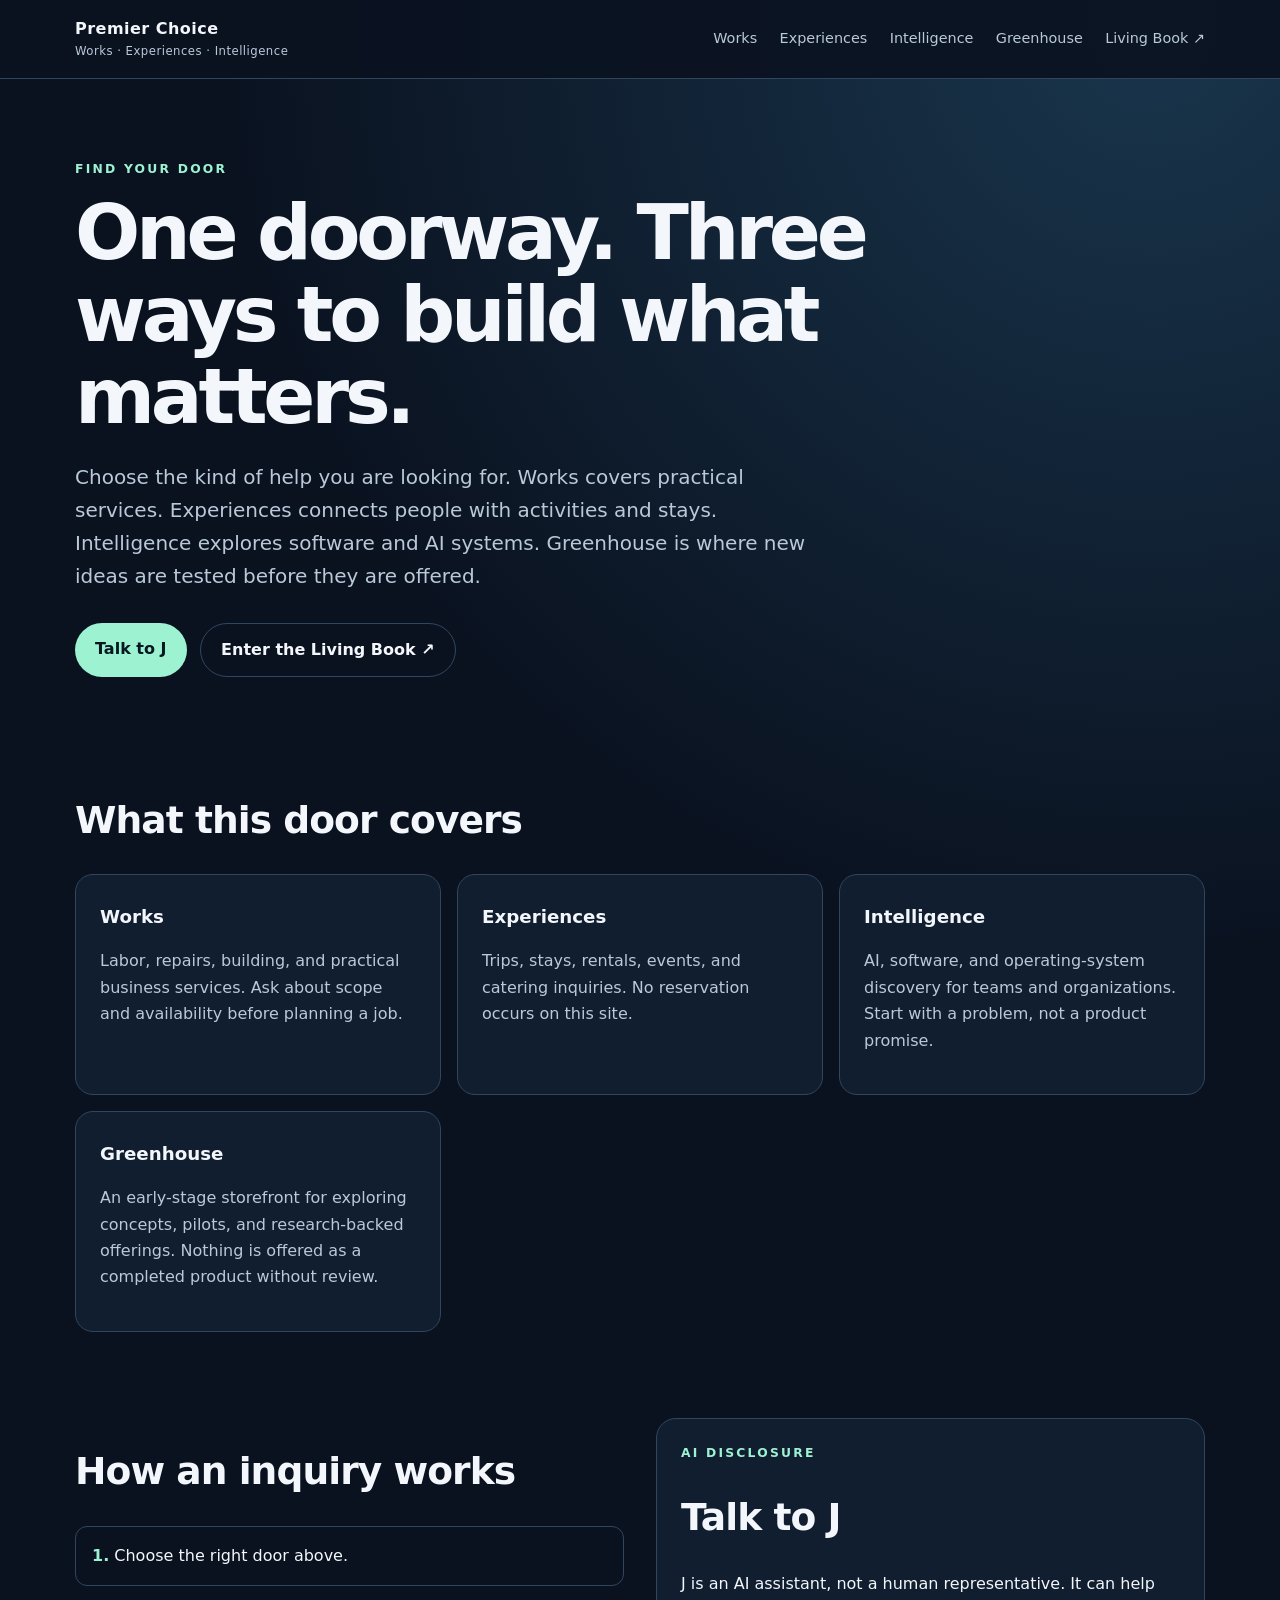
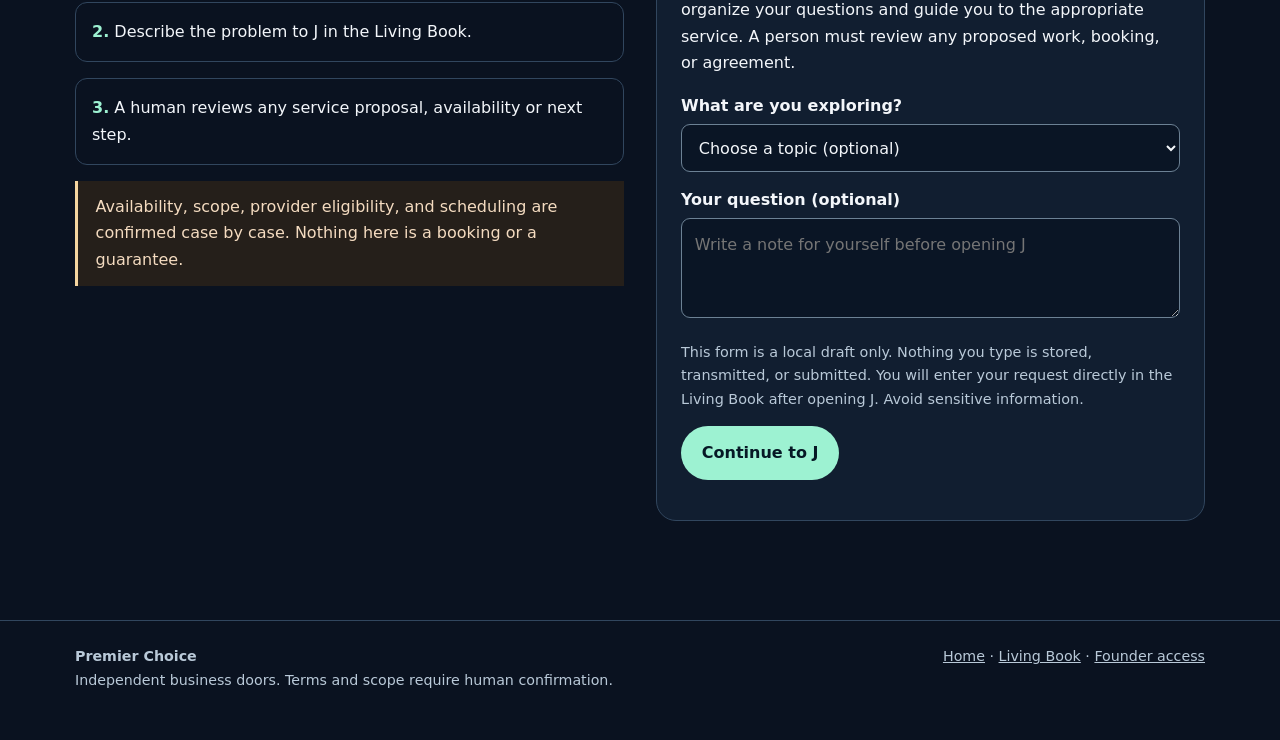
<file: index.html>
<!DOCTYPE html><html lang="en"><head><meta charset="utf-8"><meta name="viewport" content="width=device-width,initial-scale=1"><meta name="theme-color" content="#0a1220"><meta name="description" content="Choose the kind of help you are looking for. Works covers practical services. Experiences connects people with activities and stays. Intelligence explores software and AI systems. Greenhouse is where new ideas are tested before they are offered."><title>One doorway. Three ways to build what matters. | Premier Choice</title><link rel="stylesheet" href="assets/site.css"><script defer src="assets/site.js"></script></head><body><a class="skip" href="#main">Skip to content</a><header class="header"><div class="wrap header-inner"><a class="brand" href="index.html">Premier Choice <small>Works · Experiences · Intelligence</small></a><nav aria-label="Primary"><a href="works/">Works</a><a href="experiences/">Experiences</a><a href="intelligence/">Intelligence</a><a href="greenhouse/">Greenhouse</a><a href="https://public-front-door-production.up.railway.app/my-book">Living Book ↗</a></nav></div></header><main id="main"><section class="wrap hero"><div class="eyebrow">Find your door</div><h1>One doorway. Three ways to build what matters.</h1><p class="lead">Choose the kind of help you are looking for. Works covers practical services. Experiences connects people with activities and stays. Intelligence explores software and AI systems. Greenhouse is where new ideas are tested before they are offered.</p><div class="buttons"><a class="button" href="#talk">Talk to J</a><a class="button alt" href="https://public-front-door-production.up.railway.app/my-book">Enter the Living Book ↗</a></div></section><section class="wrap section" aria-labelledby="what"><h2 id="what">What this door covers</h2><div class="grid"><article class="card"><h3>Works</h3><p>Labor, repairs, building, and practical business services. Ask about scope and availability before planning a job.</p></article><article class="card"><h3>Experiences</h3><p>Trips, stays, rentals, events, and catering inquiries. No reservation occurs on this site.</p></article><article class="card"><h3>Intelligence</h3><p>AI, software, and operating-system discovery for teams and organizations. Start with a problem, not a product promise.</p></article><article class="card"><h3>Greenhouse</h3><p>An early-stage storefront for exploring concepts, pilots, and research-backed offerings. Nothing is offered as a completed product without review.</p></article></div></section><section class="wrap section two"><div><h2>How an inquiry works</h2><ol class="steps"><li><b>1.</b> Choose the right door above.</li><li><b>2.</b> Describe the problem to J in the Living Book.</li><li><b>3.</b> A human reviews any service proposal, availability or next step.</li></ol><p class="note">Availability, scope, provider eligibility, and scheduling are confirmed case by case. Nothing here is a booking or a guarantee.</p></div><div id="talk" class="intake"><div class="eyebrow">AI disclosure</div><h2>Talk to J</h2><p>J is an AI assistant, not a human representative. It can help organize your questions and guide you to the appropriate service. A person must review any proposed work, booking, or agreement.</p><form data-j-handoff><div class="field"><label for="topic">What are you exploring?</label><select id="topic" name="topic"><option value="">Choose a topic (optional)</option><option>General inquiry</option><option>Something else</option></select></div><div class="field"><label for="message">Your question (optional)</label><textarea id="message" name="message" maxlength="1500" placeholder="Write a note for yourself before opening J"></textarea></div><p class="status">This form is a local draft only. Nothing you type is stored, transmitted, or submitted. You will enter your request directly in the Living Book after opening J. Avoid sensitive information.</p><button type="submit">Continue to J</button><p role="status" aria-live="polite"></p></form></div></section></main><footer class="foot"><div class="wrap foot-inner"><div><b>Premier Choice</b><div>Independent business doors. Terms and scope require human confirmation.</div></div><div><a href="index.html">Home</a> · <a href="https://public-front-door-production.up.railway.app/my-book">Living Book</a> · <a href="founders/">Founder access</a></div></div></footer></body></html>
</file>
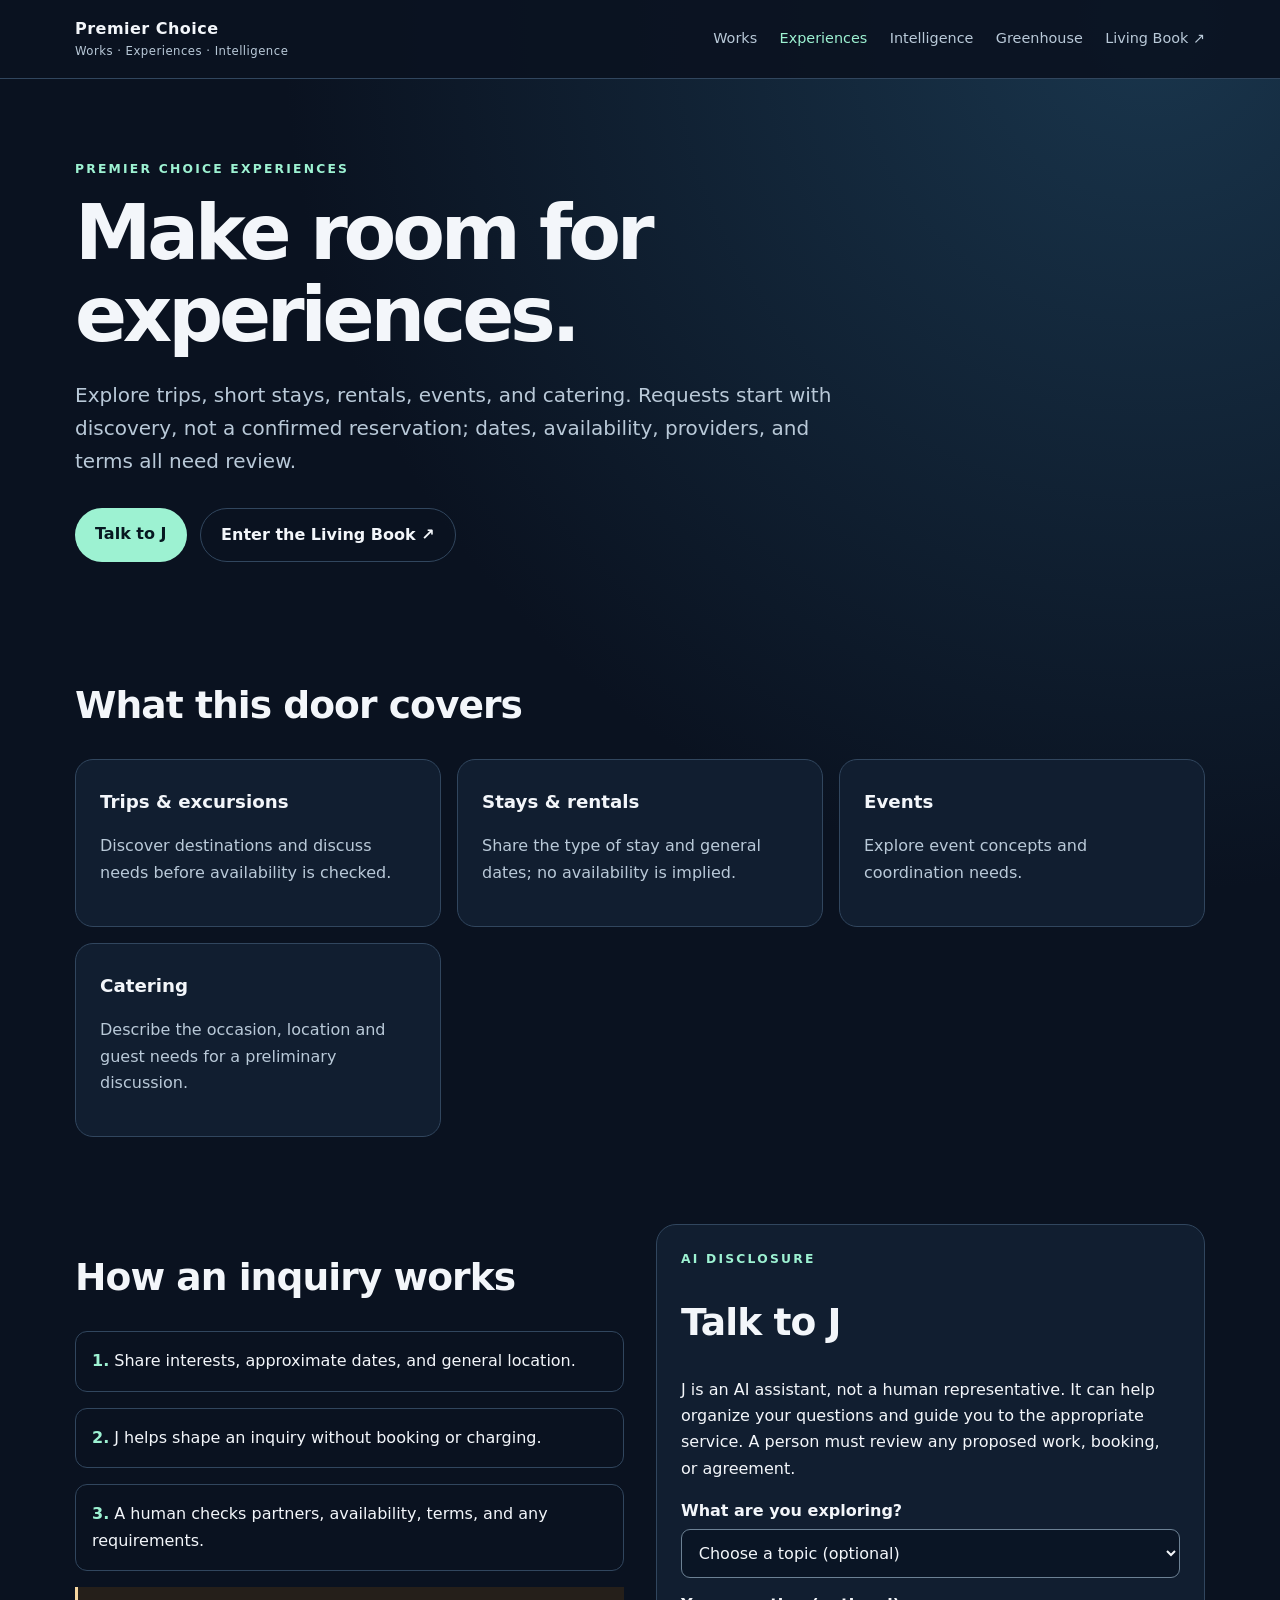
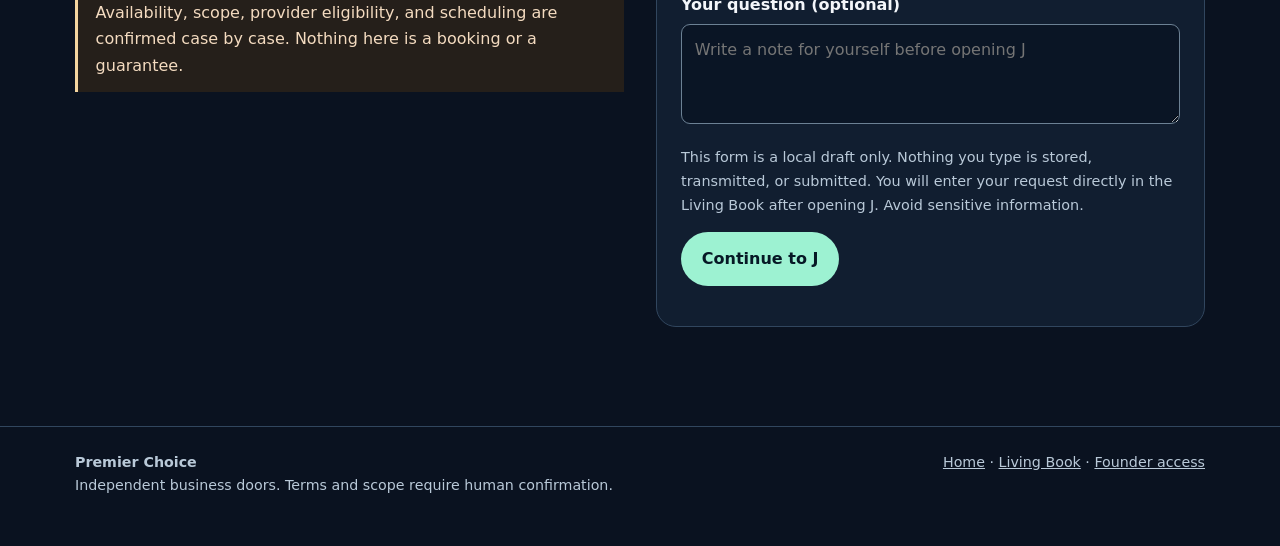
<file: experiences/index.html>
<!DOCTYPE html><html lang="en"><head><meta charset="utf-8"><meta name="viewport" content="width=device-width,initial-scale=1"><meta name="theme-color" content="#0a1220"><meta name="description" content="Explore trips, short stays, rentals, events, and catering. Requests start with discovery, not a confirmed reservation; dates, availability, providers, and terms all need review."><title>Make room for experiences. | Premier Choice</title><link rel="stylesheet" href="../assets/site.css"><script defer src="../assets/site.js"></script></head><body><a class="skip" href="#main">Skip to content</a><header class="header"><div class="wrap header-inner"><a class="brand" href="../index.html">Premier Choice <small>Works · Experiences · Intelligence</small></a><nav aria-label="Primary"><a href="../works/">Works</a><a href="../experiences/" aria-current="page">Experiences</a><a href="../intelligence/">Intelligence</a><a href="../greenhouse/">Greenhouse</a><a href="https://public-front-door-production.up.railway.app/my-book">Living Book ↗</a></nav></div></header><main id="main"><section class="wrap hero"><div class="eyebrow">Premier Choice Experiences</div><h1>Make room for experiences.</h1><p class="lead">Explore trips, short stays, rentals, events, and catering. Requests start with discovery, not a confirmed reservation; dates, availability, providers, and terms all need review.</p><div class="buttons"><a class="button" href="#talk">Talk to J</a><a class="button alt" href="https://public-front-door-production.up.railway.app/my-book">Enter the Living Book ↗</a></div></section><section class="wrap section" aria-labelledby="what"><h2 id="what">What this door covers</h2><div class="grid"><article class="card"><h3>Trips &amp; excursions</h3><p>Discover destinations and discuss needs before availability is checked.</p></article><article class="card"><h3>Stays &amp; rentals</h3><p>Share the type of stay and general dates; no availability is implied.</p></article><article class="card"><h3>Events</h3><p>Explore event concepts and coordination needs.</p></article><article class="card"><h3>Catering</h3><p>Describe the occasion, location and guest needs for a preliminary discussion.</p></article></div></section><section class="wrap section two"><div><h2>How an inquiry works</h2><ol class="steps"><li><b>1.</b> Share interests, approximate dates, and general location.</li><li><b>2.</b> J helps shape an inquiry without booking or charging.</li><li><b>3.</b> A human checks partners, availability, terms, and any requirements.</li></ol><p class="note">Availability, scope, provider eligibility, and scheduling are confirmed case by case. Nothing here is a booking or a guarantee.</p></div><div id="talk" class="intake"><div class="eyebrow">AI disclosure</div><h2>Talk to J</h2><p>J is an AI assistant, not a human representative. It can help organize your questions and guide you to the appropriate service. A person must review any proposed work, booking, or agreement.</p><form data-j-handoff><div class="field"><label for="topic">What are you exploring?</label><select id="topic" name="topic"><option value="">Choose a topic (optional)</option><option>Trip, stay, rental, event or catering</option><option>Something else</option></select></div><div class="field"><label for="message">Your question (optional)</label><textarea id="message" name="message" maxlength="1500" placeholder="Write a note for yourself before opening J"></textarea></div><p class="status">This form is a local draft only. Nothing you type is stored, transmitted, or submitted. You will enter your request directly in the Living Book after opening J. Avoid sensitive information.</p><button type="submit">Continue to J</button><p role="status" aria-live="polite"></p></form></div></section></main><footer class="foot"><div class="wrap foot-inner"><div><b>Premier Choice</b><div>Independent business doors. Terms and scope require human confirmation.</div></div><div><a href="../index.html">Home</a> · <a href="https://public-front-door-production.up.railway.app/my-book">Living Book</a> · <a href="../founders/">Founder access</a></div></div></footer></body></html>
</file>
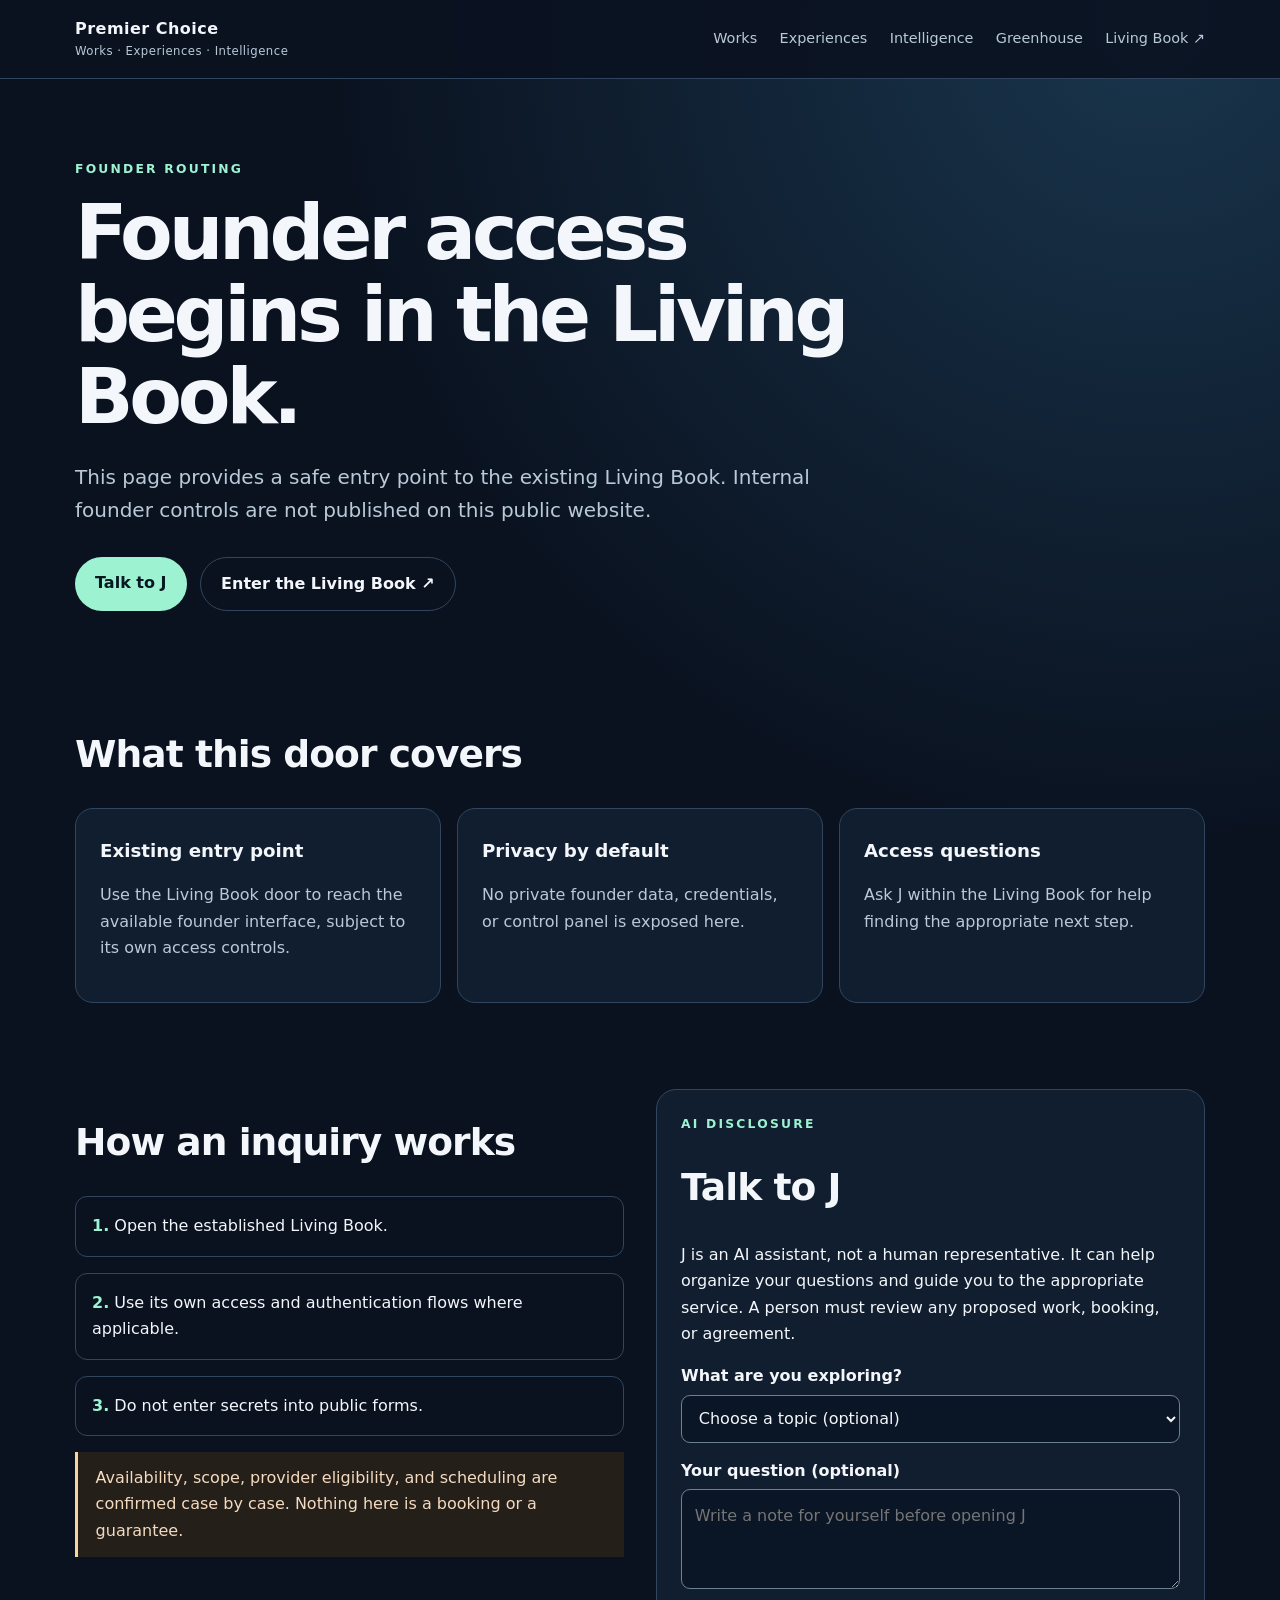
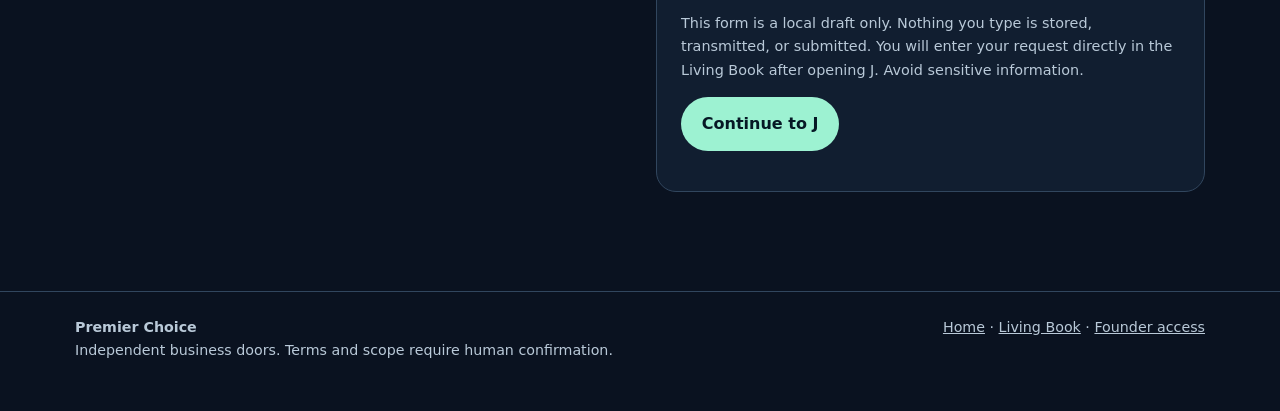
<file: founders/index.html>
<!DOCTYPE html><html lang="en"><head><meta charset="utf-8"><meta name="viewport" content="width=device-width,initial-scale=1"><meta name="theme-color" content="#0a1220"><meta name="description" content="This page provides a safe entry point to the existing Living Book. Internal founder controls are not published on this public website."><title>Founder access begins in the Living Book. | Premier Choice</title><link rel="stylesheet" href="../assets/site.css"><script defer src="../assets/site.js"></script></head><body><a class="skip" href="#main">Skip to content</a><header class="header"><div class="wrap header-inner"><a class="brand" href="../index.html">Premier Choice <small>Works · Experiences · Intelligence</small></a><nav aria-label="Primary"><a href="../works/">Works</a><a href="../experiences/">Experiences</a><a href="../intelligence/">Intelligence</a><a href="../greenhouse/">Greenhouse</a><a href="https://public-front-door-production.up.railway.app/my-book">Living Book ↗</a></nav></div></header><main id="main"><section class="wrap hero"><div class="eyebrow">Founder routing</div><h1>Founder access begins in the Living Book.</h1><p class="lead">This page provides a safe entry point to the existing Living Book. Internal founder controls are not published on this public website.</p><div class="buttons"><a class="button" href="#talk">Talk to J</a><a class="button alt" href="https://public-front-door-production.up.railway.app/my-book">Enter the Living Book ↗</a></div></section><section class="wrap section" aria-labelledby="what"><h2 id="what">What this door covers</h2><div class="grid"><article class="card"><h3>Existing entry point</h3><p>Use the Living Book door to reach the available founder interface, subject to its own access controls.</p></article><article class="card"><h3>Privacy by default</h3><p>No private founder data, credentials, or control panel is exposed here.</p></article><article class="card"><h3>Access questions</h3><p>Ask J within the Living Book for help finding the appropriate next step.</p></article></div></section><section class="wrap section two"><div><h2>How an inquiry works</h2><ol class="steps"><li><b>1.</b> Open the established Living Book.</li><li><b>2.</b> Use its own access and authentication flows where applicable.</li><li><b>3.</b> Do not enter secrets into public forms.</li></ol><p class="note">Availability, scope, provider eligibility, and scheduling are confirmed case by case. Nothing here is a booking or a guarantee.</p></div><div id="talk" class="intake"><div class="eyebrow">AI disclosure</div><h2>Talk to J</h2><p>J is an AI assistant, not a human representative. It can help organize your questions and guide you to the appropriate service. A person must review any proposed work, booking, or agreement.</p><form data-j-handoff><div class="field"><label for="topic">What are you exploring?</label><select id="topic" name="topic"><option value="">Choose a topic (optional)</option><option>Founder access</option><option>Something else</option></select></div><div class="field"><label for="message">Your question (optional)</label><textarea id="message" name="message" maxlength="1500" placeholder="Write a note for yourself before opening J"></textarea></div><p class="status">This form is a local draft only. Nothing you type is stored, transmitted, or submitted. You will enter your request directly in the Living Book after opening J. Avoid sensitive information.</p><button type="submit">Continue to J</button><p role="status" aria-live="polite"></p></form></div></section></main><footer class="foot"><div class="wrap foot-inner"><div><b>Premier Choice</b><div>Independent business doors. Terms and scope require human confirmation.</div></div><div><a href="../index.html">Home</a> · <a href="https://public-front-door-production.up.railway.app/my-book">Living Book</a> · <a href="../founders/">Founder access</a></div></div></footer></body></html>
</file>
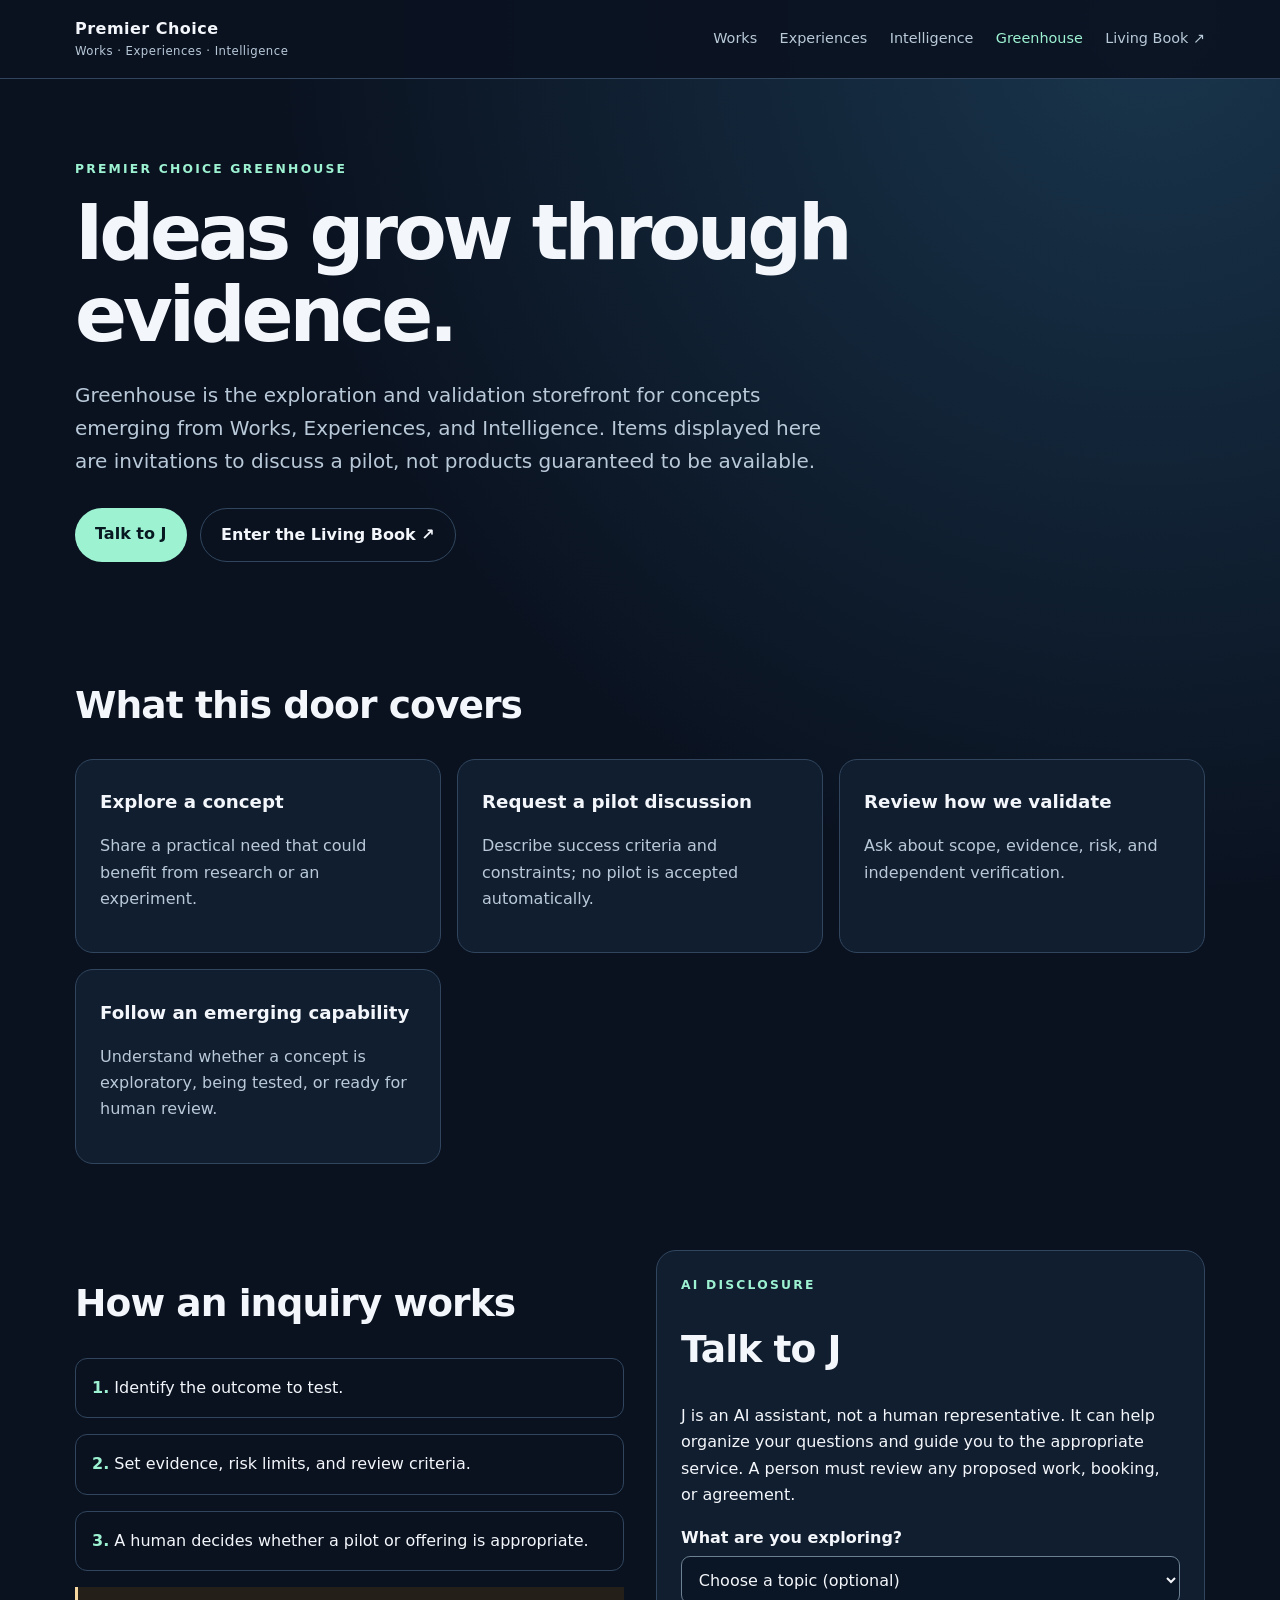
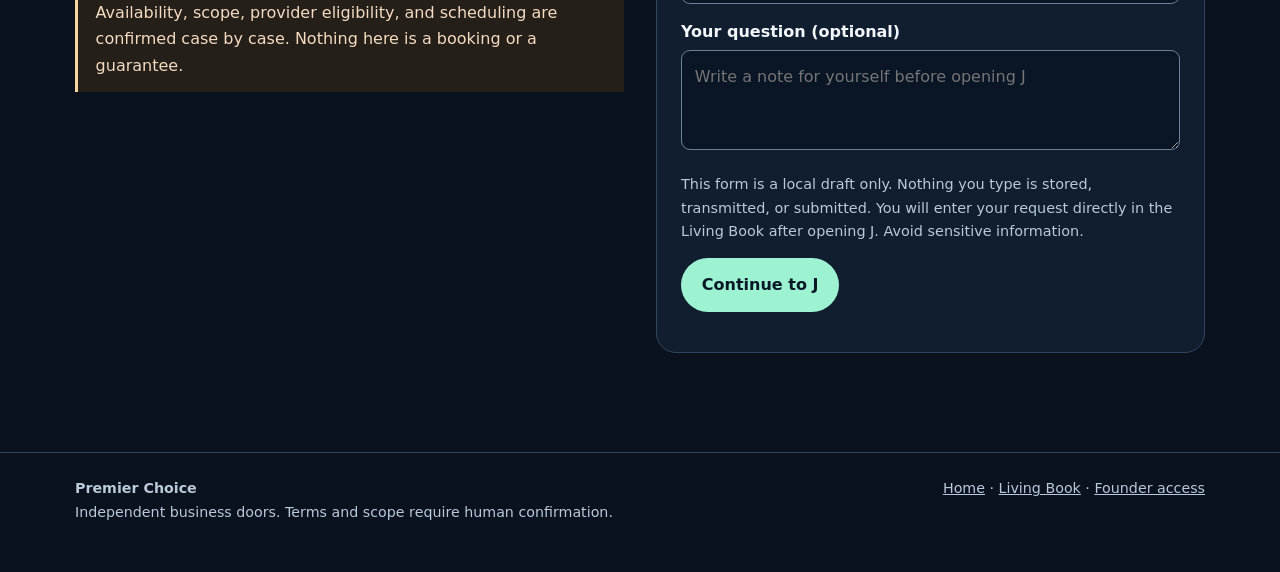
<file: greenhouse/index.html>
<!DOCTYPE html><html lang="en"><head><meta charset="utf-8"><meta name="viewport" content="width=device-width,initial-scale=1"><meta name="theme-color" content="#0a1220"><meta name="description" content="Greenhouse is the exploration and validation storefront for concepts emerging from Works, Experiences, and Intelligence. Items displayed here are invitations to discuss a pilot, not products guaranteed to be available."><title>Ideas grow through evidence. | Premier Choice</title><link rel="stylesheet" href="../assets/site.css"><script defer src="../assets/site.js"></script></head><body><a class="skip" href="#main">Skip to content</a><header class="header"><div class="wrap header-inner"><a class="brand" href="../index.html">Premier Choice <small>Works · Experiences · Intelligence</small></a><nav aria-label="Primary"><a href="../works/">Works</a><a href="../experiences/">Experiences</a><a href="../intelligence/">Intelligence</a><a href="../greenhouse/" aria-current="page">Greenhouse</a><a href="https://public-front-door-production.up.railway.app/my-book">Living Book ↗</a></nav></div></header><main id="main"><section class="wrap hero"><div class="eyebrow">Premier Choice Greenhouse</div><h1>Ideas grow through evidence.</h1><p class="lead">Greenhouse is the exploration and validation storefront for concepts emerging from Works, Experiences, and Intelligence. Items displayed here are invitations to discuss a pilot, not products guaranteed to be available.</p><div class="buttons"><a class="button" href="#talk">Talk to J</a><a class="button alt" href="https://public-front-door-production.up.railway.app/my-book">Enter the Living Book ↗</a></div></section><section class="wrap section" aria-labelledby="what"><h2 id="what">What this door covers</h2><div class="grid"><article class="card"><h3>Explore a concept</h3><p>Share a practical need that could benefit from research or an experiment.</p></article><article class="card"><h3>Request a pilot discussion</h3><p>Describe success criteria and constraints; no pilot is accepted automatically.</p></article><article class="card"><h3>Review how we validate</h3><p>Ask about scope, evidence, risk, and independent verification.</p></article><article class="card"><h3>Follow an emerging capability</h3><p>Understand whether a concept is exploratory, being tested, or ready for human review.</p></article></div></section><section class="wrap section two"><div><h2>How an inquiry works</h2><ol class="steps"><li><b>1.</b> Identify the outcome to test.</li><li><b>2.</b> Set evidence, risk limits, and review criteria.</li><li><b>3.</b> A human decides whether a pilot or offering is appropriate.</li></ol><p class="note">Availability, scope, provider eligibility, and scheduling are confirmed case by case. Nothing here is a booking or a guarantee.</p></div><div id="talk" class="intake"><div class="eyebrow">AI disclosure</div><h2>Talk to J</h2><p>J is an AI assistant, not a human representative. It can help organize your questions and guide you to the appropriate service. A person must review any proposed work, booking, or agreement.</p><form data-j-handoff><div class="field"><label for="topic">What are you exploring?</label><select id="topic" name="topic"><option value="">Choose a topic (optional)</option><option>Greenhouse concept or pilot</option><option>Something else</option></select></div><div class="field"><label for="message">Your question (optional)</label><textarea id="message" name="message" maxlength="1500" placeholder="Write a note for yourself before opening J"></textarea></div><p class="status">This form is a local draft only. Nothing you type is stored, transmitted, or submitted. You will enter your request directly in the Living Book after opening J. Avoid sensitive information.</p><button type="submit">Continue to J</button><p role="status" aria-live="polite"></p></form></div></section></main><footer class="foot"><div class="wrap foot-inner"><div><b>Premier Choice</b><div>Independent business doors. Terms and scope require human confirmation.</div></div><div><a href="../index.html">Home</a> · <a href="https://public-front-door-production.up.railway.app/my-book">Living Book</a> · <a href="../founders/">Founder access</a></div></div></footer></body></html>
</file>
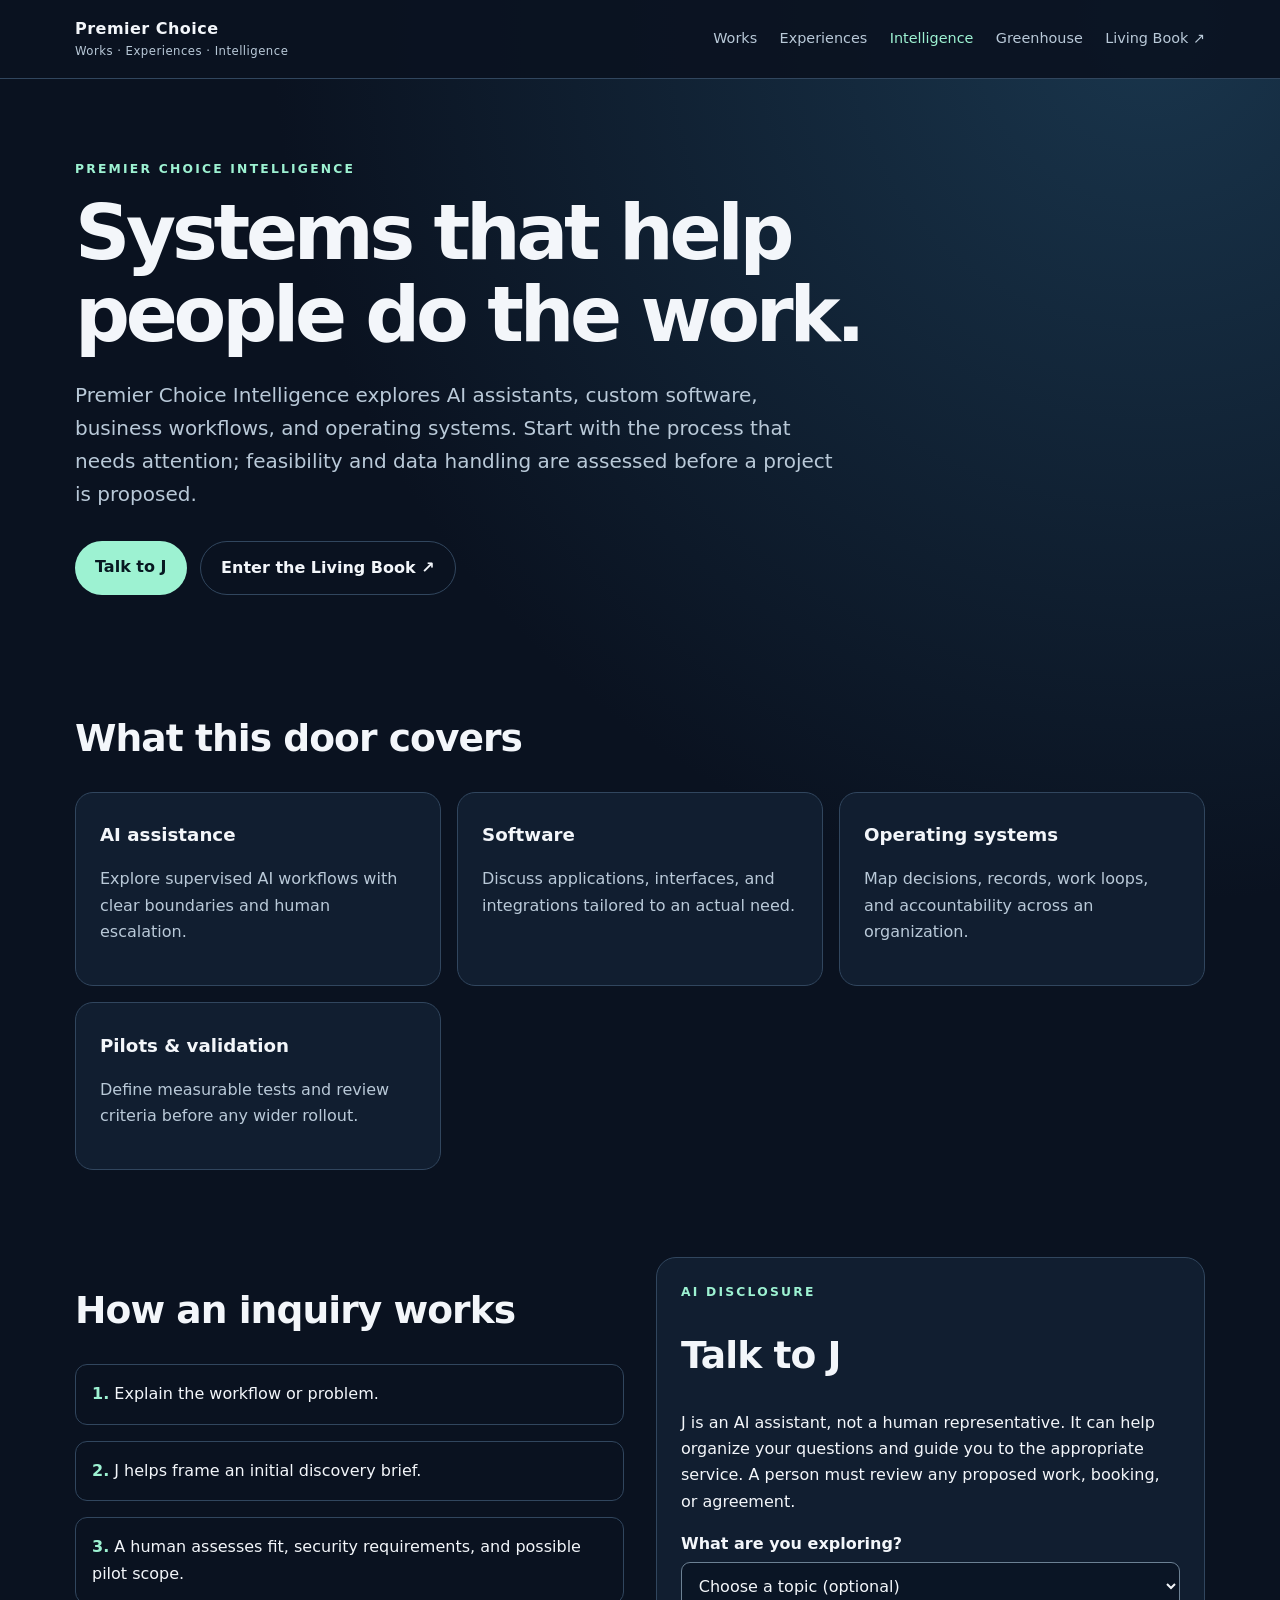
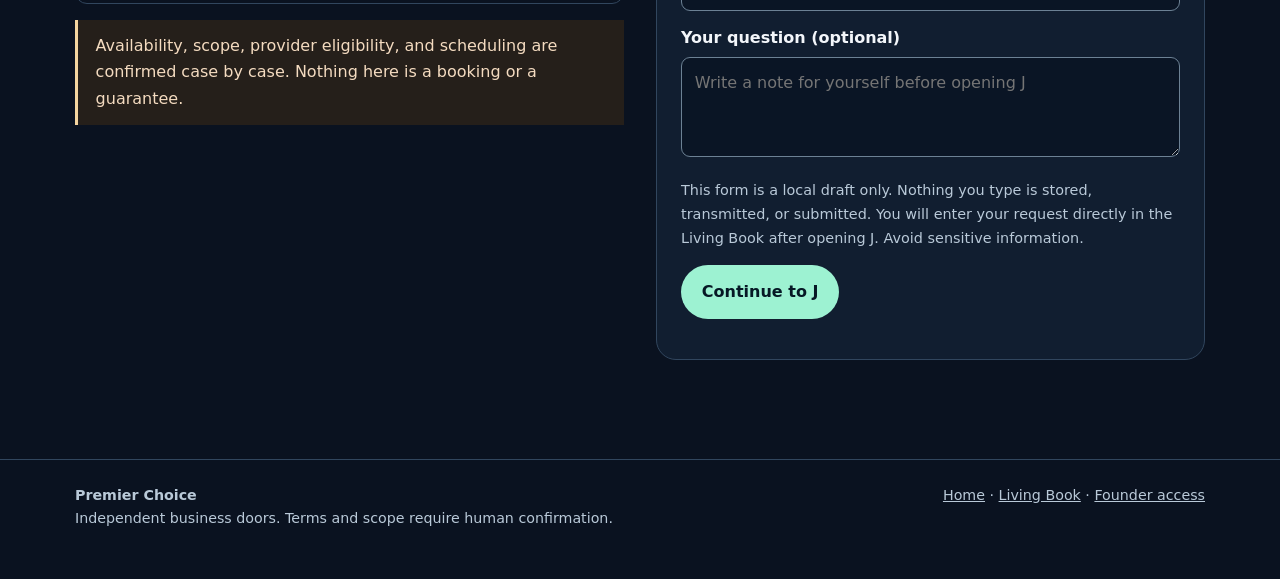
<file: intelligence/index.html>
<!DOCTYPE html><html lang="en"><head><meta charset="utf-8"><meta name="viewport" content="width=device-width,initial-scale=1"><meta name="theme-color" content="#0a1220"><meta name="description" content="Premier Choice Intelligence explores AI assistants, custom software, business workflows, and operating systems. Start with the process that needs attention; feasibility and data handling are assessed before a project is proposed."><title>Systems that help people do the work. | Premier Choice</title><link rel="stylesheet" href="../assets/site.css"><script defer src="../assets/site.js"></script></head><body><a class="skip" href="#main">Skip to content</a><header class="header"><div class="wrap header-inner"><a class="brand" href="../index.html">Premier Choice <small>Works · Experiences · Intelligence</small></a><nav aria-label="Primary"><a href="../works/">Works</a><a href="../experiences/">Experiences</a><a href="../intelligence/" aria-current="page">Intelligence</a><a href="../greenhouse/">Greenhouse</a><a href="https://public-front-door-production.up.railway.app/my-book">Living Book ↗</a></nav></div></header><main id="main"><section class="wrap hero"><div class="eyebrow">Premier Choice Intelligence</div><h1>Systems that help people do the work.</h1><p class="lead">Premier Choice Intelligence explores AI assistants, custom software, business workflows, and operating systems. Start with the process that needs attention; feasibility and data handling are assessed before a project is proposed.</p><div class="buttons"><a class="button" href="#talk">Talk to J</a><a class="button alt" href="https://public-front-door-production.up.railway.app/my-book">Enter the Living Book ↗</a></div></section><section class="wrap section" aria-labelledby="what"><h2 id="what">What this door covers</h2><div class="grid"><article class="card"><h3>AI assistance</h3><p>Explore supervised AI workflows with clear boundaries and human escalation.</p></article><article class="card"><h3>Software</h3><p>Discuss applications, interfaces, and integrations tailored to an actual need.</p></article><article class="card"><h3>Operating systems</h3><p>Map decisions, records, work loops, and accountability across an organization.</p></article><article class="card"><h3>Pilots &amp; validation</h3><p>Define measurable tests and review criteria before any wider rollout.</p></article></div></section><section class="wrap section two"><div><h2>How an inquiry works</h2><ol class="steps"><li><b>1.</b> Explain the workflow or problem.</li><li><b>2.</b> J helps frame an initial discovery brief.</li><li><b>3.</b> A human assesses fit, security requirements, and possible pilot scope.</li></ol><p class="note">Availability, scope, provider eligibility, and scheduling are confirmed case by case. Nothing here is a booking or a guarantee.</p></div><div id="talk" class="intake"><div class="eyebrow">AI disclosure</div><h2>Talk to J</h2><p>J is an AI assistant, not a human representative. It can help organize your questions and guide you to the appropriate service. A person must review any proposed work, booking, or agreement.</p><form data-j-handoff><div class="field"><label for="topic">What are you exploring?</label><select id="topic" name="topic"><option value="">Choose a topic (optional)</option><option>AI, software or operating systems</option><option>Something else</option></select></div><div class="field"><label for="message">Your question (optional)</label><textarea id="message" name="message" maxlength="1500" placeholder="Write a note for yourself before opening J"></textarea></div><p class="status">This form is a local draft only. Nothing you type is stored, transmitted, or submitted. You will enter your request directly in the Living Book after opening J. Avoid sensitive information.</p><button type="submit">Continue to J</button><p role="status" aria-live="polite"></p></form></div></section></main><footer class="foot"><div class="wrap foot-inner"><div><b>Premier Choice</b><div>Independent business doors. Terms and scope require human confirmation.</div></div><div><a href="../index.html">Home</a> · <a href="https://public-front-door-production.up.railway.app/my-book">Living Book</a> · <a href="../founders/">Founder access</a></div></div></footer></body></html>
</file>
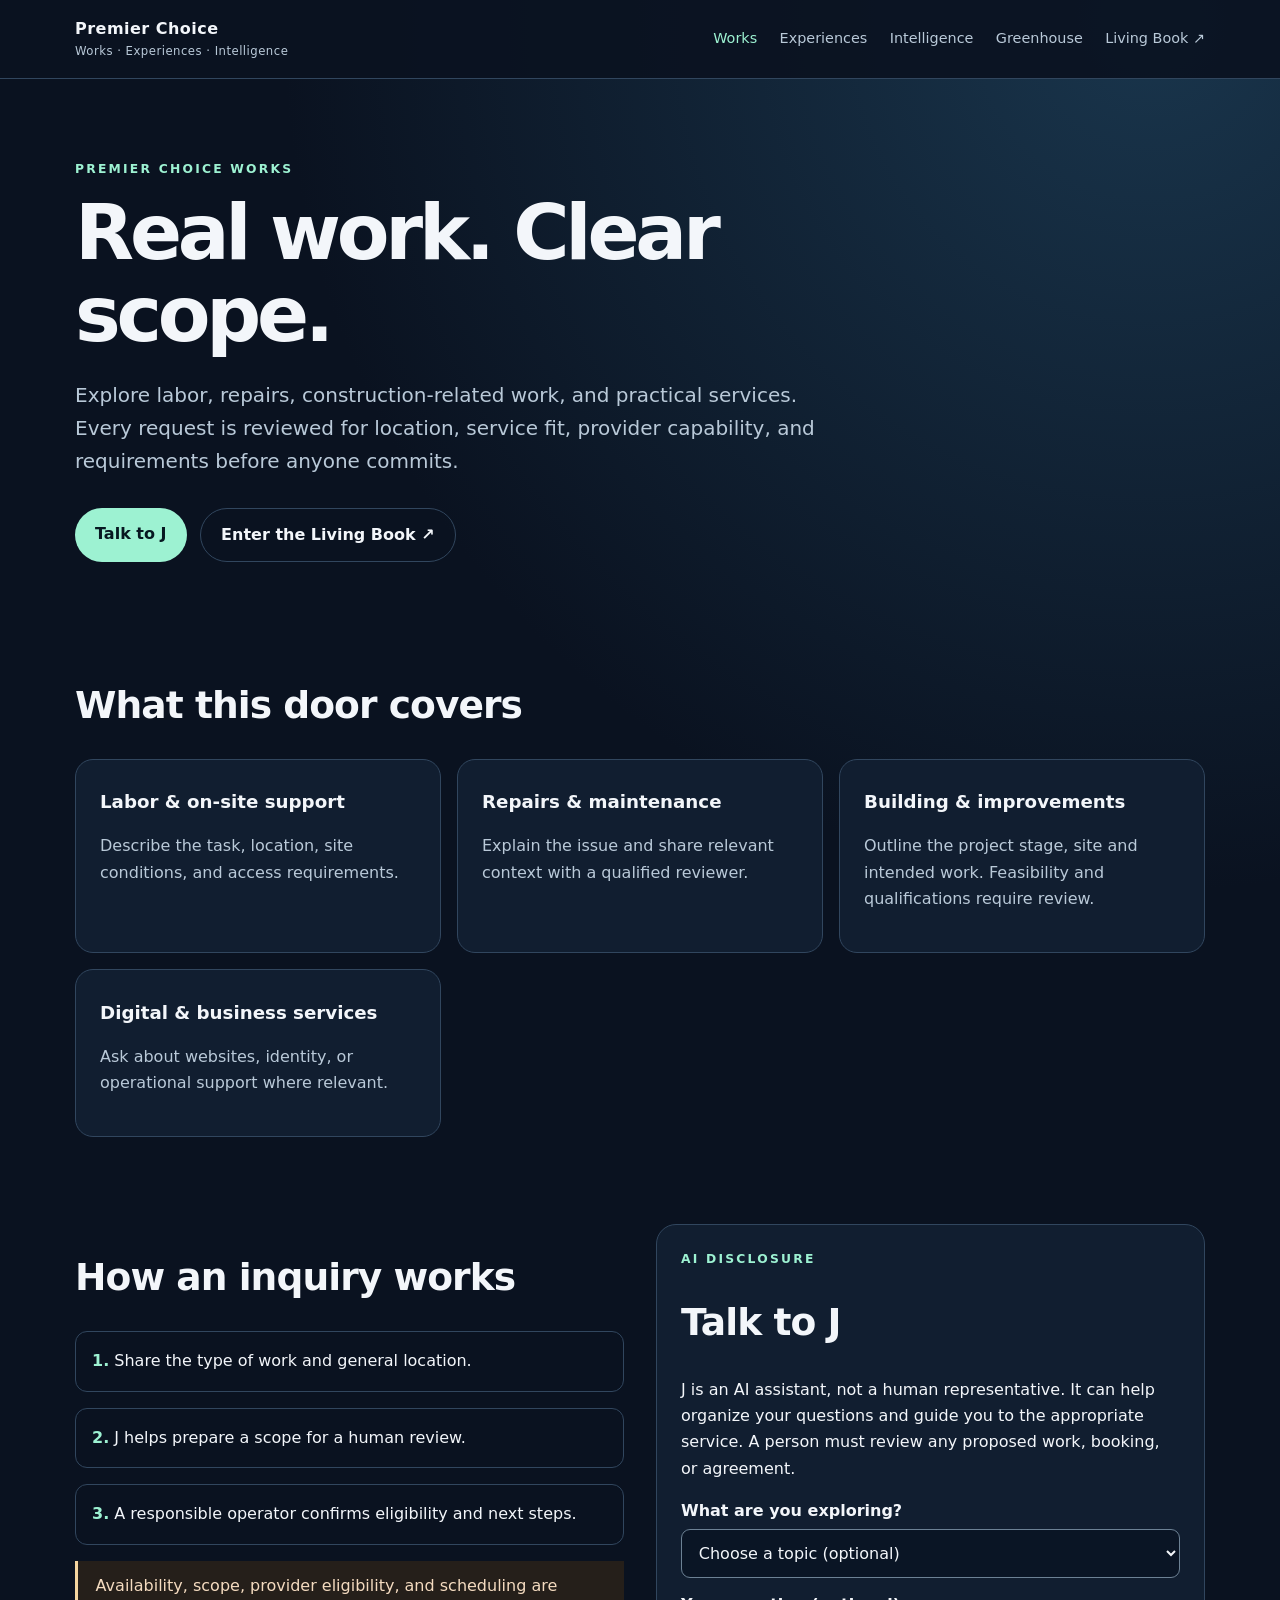
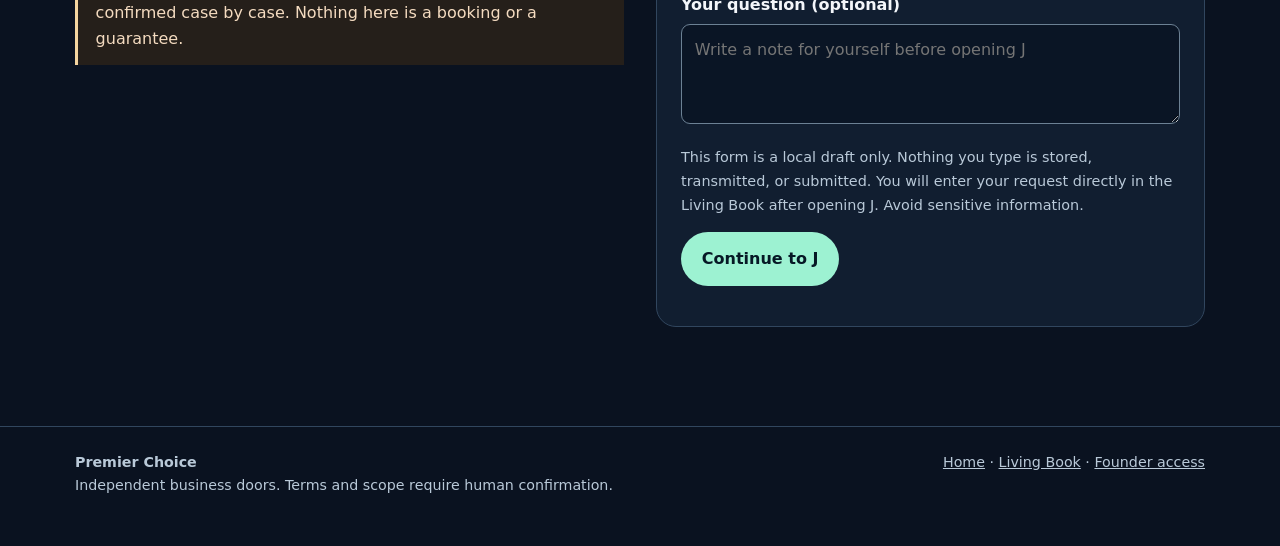
<file: works/index.html>
<!DOCTYPE html><html lang="en"><head><meta charset="utf-8"><meta name="viewport" content="width=device-width,initial-scale=1"><meta name="theme-color" content="#0a1220"><meta name="description" content="Explore labor, repairs, construction-related work, and practical services. Every request is reviewed for location, service fit, provider capability, and requirements before anyone commits."><title>Real work. Clear scope. | Premier Choice</title><link rel="stylesheet" href="../assets/site.css"><script defer src="../assets/site.js"></script></head><body><a class="skip" href="#main">Skip to content</a><header class="header"><div class="wrap header-inner"><a class="brand" href="../index.html">Premier Choice <small>Works · Experiences · Intelligence</small></a><nav aria-label="Primary"><a href="../works/" aria-current="page">Works</a><a href="../experiences/">Experiences</a><a href="../intelligence/">Intelligence</a><a href="../greenhouse/">Greenhouse</a><a href="https://public-front-door-production.up.railway.app/my-book">Living Book ↗</a></nav></div></header><main id="main"><section class="wrap hero"><div class="eyebrow">Premier Choice Works</div><h1>Real work. Clear scope.</h1><p class="lead">Explore labor, repairs, construction-related work, and practical services. Every request is reviewed for location, service fit, provider capability, and requirements before anyone commits.</p><div class="buttons"><a class="button" href="#talk">Talk to J</a><a class="button alt" href="https://public-front-door-production.up.railway.app/my-book">Enter the Living Book ↗</a></div></section><section class="wrap section" aria-labelledby="what"><h2 id="what">What this door covers</h2><div class="grid"><article class="card"><h3>Labor &amp; on-site support</h3><p>Describe the task, location, site conditions, and access requirements.</p></article><article class="card"><h3>Repairs &amp; maintenance</h3><p>Explain the issue and share relevant context with a qualified reviewer.</p></article><article class="card"><h3>Building &amp; improvements</h3><p>Outline the project stage, site and intended work. Feasibility and qualifications require review.</p></article><article class="card"><h3>Digital &amp; business services</h3><p>Ask about websites, identity, or operational support where relevant.</p></article></div></section><section class="wrap section two"><div><h2>How an inquiry works</h2><ol class="steps"><li><b>1.</b> Share the type of work and general location.</li><li><b>2.</b> J helps prepare a scope for a human review.</li><li><b>3.</b> A responsible operator confirms eligibility and next steps.</li></ol><p class="note">Availability, scope, provider eligibility, and scheduling are confirmed case by case. Nothing here is a booking or a guarantee.</p></div><div id="talk" class="intake"><div class="eyebrow">AI disclosure</div><h2>Talk to J</h2><p>J is an AI assistant, not a human representative. It can help organize your questions and guide you to the appropriate service. A person must review any proposed work, booking, or agreement.</p><form data-j-handoff><div class="field"><label for="topic">What are you exploring?</label><select id="topic" name="topic"><option value="">Choose a topic (optional)</option><option>Labor, repairs or building</option><option>Something else</option></select></div><div class="field"><label for="message">Your question (optional)</label><textarea id="message" name="message" maxlength="1500" placeholder="Write a note for yourself before opening J"></textarea></div><p class="status">This form is a local draft only. Nothing you type is stored, transmitted, or submitted. You will enter your request directly in the Living Book after opening J. Avoid sensitive information.</p><button type="submit">Continue to J</button><p role="status" aria-live="polite"></p></form></div></section></main><footer class="foot"><div class="wrap foot-inner"><div><b>Premier Choice</b><div>Independent business doors. Terms and scope require human confirmation.</div></div><div><a href="../index.html">Home</a> · <a href="https://public-front-door-production.up.railway.app/my-book">Living Book</a> · <a href="../founders/">Founder access</a></div></div></footer></body></html>
</file>
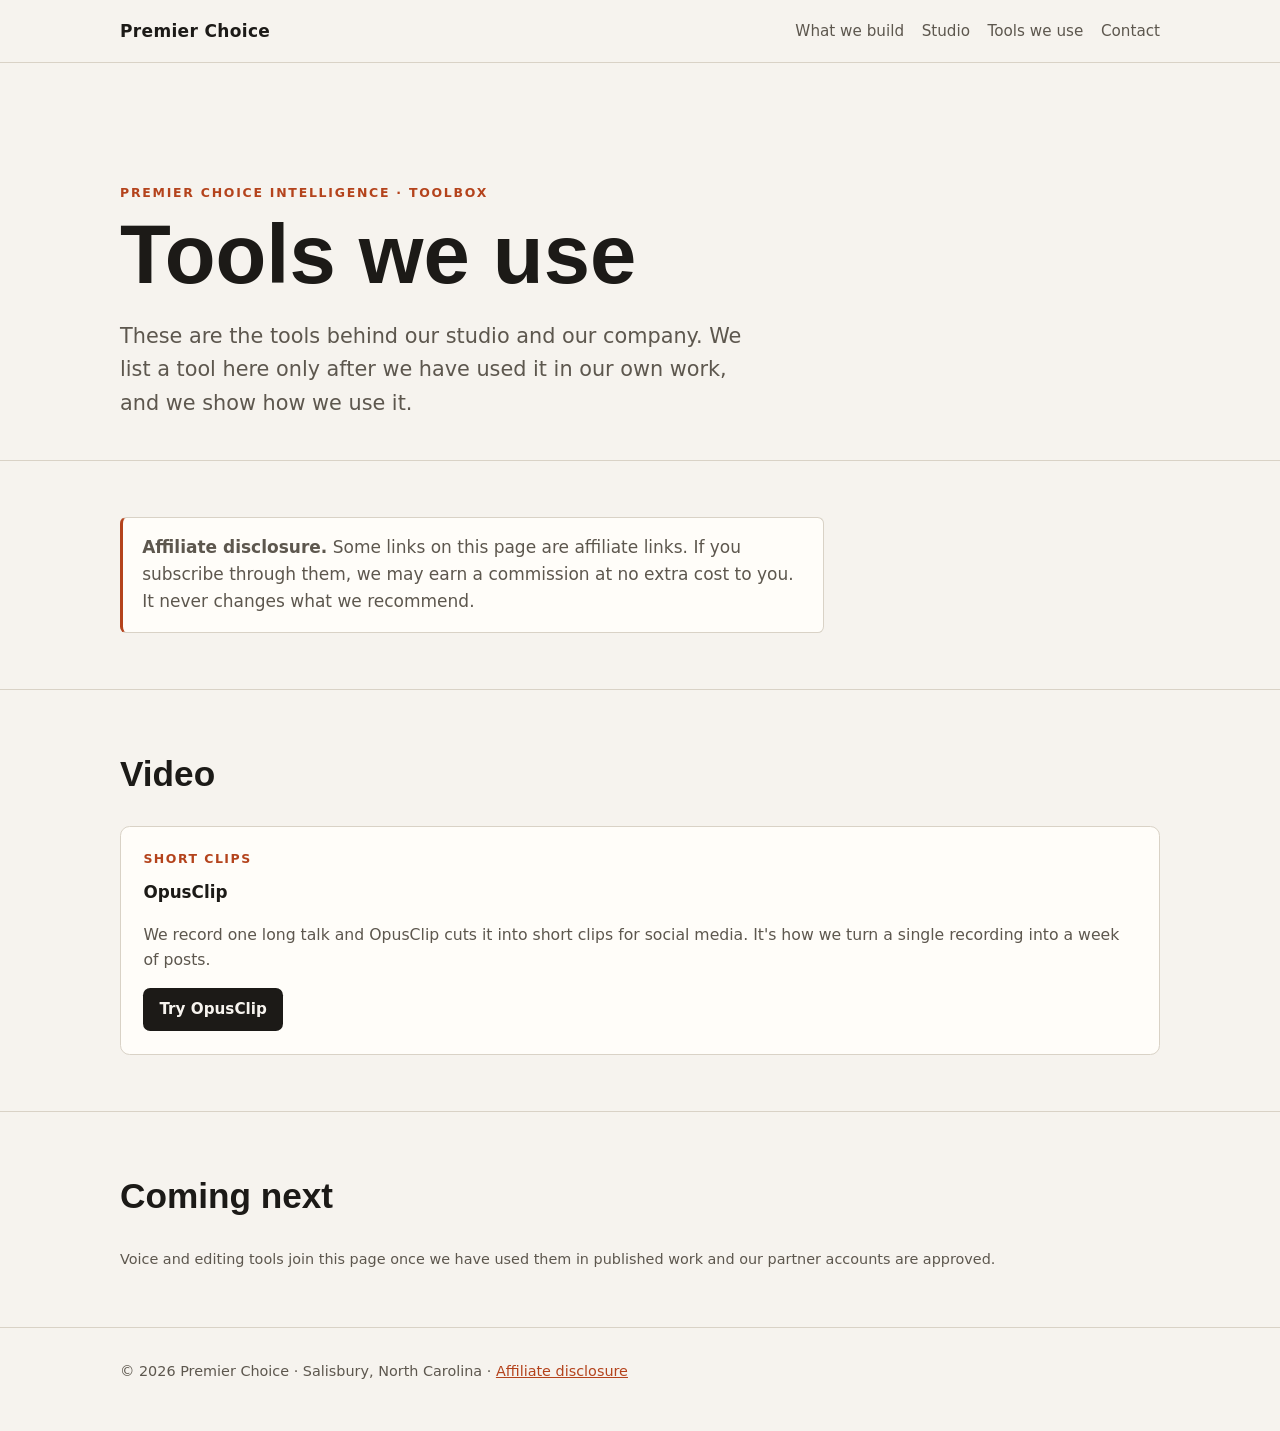
<file: tools.html>
<!doctype html>
<html lang="en">
<head>
<meta charset="utf-8">
<meta name="viewport" content="width=device-width,initial-scale=1">
<title>Tools we use — Premier Choice</title>
<meta name="description" content="Premier Choice shares the AI tools it actually uses to run its studio and company.">
<link rel="preconnect" href="https://api.fontshare.com">
<link href="https://api.fontshare.com/v2/css?f[]=clash-display@600&f[]=satoshi@400,500,700&display=swap" rel="stylesheet">
<style>
:root{--bg:#f6f3ee;--ink:#1c1a17;--muted:#5d574e;--line:#d9d2c6;--accent:#b4431c;--card:#fffdf9;--max:68rem}
*{box-sizing:border-box;margin:0}
body{background:var(--bg);color:var(--ink);font-family:Satoshi,system-ui,sans-serif;font-size:1.0625rem;line-height:1.6}
a{color:var(--accent)}
.wrap{max-width:var(--max);margin:0 auto;padding:0 1.5rem}
header{border-bottom:1px solid var(--line)}
header .wrap{display:flex;justify-content:space-between;align-items:center;padding-block:1.1rem}
.brand{font-weight:700;letter-spacing:.02em}
header nav a{color:var(--muted);text-decoration:none;margin-left:1.25rem;font-size:.95rem}
header nav a:hover{color:var(--ink)}
.hero{padding-top:clamp(4rem,10vw,7.5rem);padding-bottom:clamp(3rem,7vw,5rem)}
.eyebrow{text-transform:uppercase;letter-spacing:.14em;font-size:.78rem;color:var(--accent);font-weight:700}
h1{font-family:"Clash Display",Satoshi,sans-serif;font-weight:600;font-size:clamp(2.6rem,7vw,5.2rem);line-height:1.02;margin:.6rem 0 1.4rem;max-width:14ch}
.lede{font-size:clamp(1.1rem,2vw,1.3rem);color:var(--muted);max-width:40rem}
.status{display:inline-block;margin-top:2rem;padding:.45rem .85rem;border:1px solid var(--line);border-radius:999px;font-size:.9rem;background:var(--card)}
.status b{color:var(--accent)}
section{padding:3.5rem 0;border-top:1px solid var(--line)}
h2{font-family:"Clash Display",Satoshi,sans-serif;font-weight:600;font-size:clamp(1.6rem,3vw,2.2rem);margin-bottom:1.5rem}
.grid{display:grid;gap:1.25rem;grid-template-columns:repeat(auto-fit,minmax(15rem,1fr))}
.card{background:var(--card);border:1px solid var(--line);border-radius:.6rem;padding:1.4rem}
.card h3{font-size:1.05rem;margin-bottom:.4rem}
.card p{color:var(--muted);font-size:.98rem}
ol.steps{padding-left:1.2rem;max-width:44rem}
ol.steps li{margin-bottom:.6rem}
.family{display:flex;flex-wrap:wrap;gap:.6rem}
.family span{border:1px solid var(--line);border-radius:999px;padding:.35rem .8rem;font-size:.92rem;background:var(--card)}
footer{border-top:1px solid var(--line);padding:2rem 0 3rem;color:var(--muted);font-size:.9rem}
.tool{display:flex;flex-direction:column;gap:.6rem}
.tool .tag{font-size:.78rem;text-transform:uppercase;letter-spacing:.12em;color:var(--accent);font-weight:700}
.btn{display:inline-block;margin-top:.4rem;padding:.6rem 1rem;border-radius:.45rem;background:var(--ink);color:var(--bg);text-decoration:none;font-weight:700;font-size:.95rem;align-self:flex-start}
.btn:hover{background:var(--accent)}
.note{background:var(--card);border:1px solid var(--line);border-left:3px solid var(--accent);padding:1rem 1.2rem;border-radius:.4rem;color:var(--muted);max-width:44rem}
.soon{color:var(--muted);font-size:.9rem}
header .wrap{flex-wrap:wrap;gap:.5rem 1rem}
header nav{display:flex;flex-wrap:wrap;gap:.25rem 1.1rem}
header nav a{margin-left:0}
@media(max-width:40rem){header .wrap{flex-direction:column;align-items:flex-start}}
img,.card{max-width:100%}
</style>
</head>
<body>
<header><div class="wrap"><a class="brand" href="index.html" style="color:inherit;text-decoration:none">Premier Choice</a><nav><a href="index.html#homes">What we build</a><a href="index.html#studio">Studio</a><a href="tools.html">Tools we use</a><a href="index.html#contact">Contact</a></nav></div></header>
<main>
<div class="wrap hero" style="padding-bottom:2.5rem">
<p class="eyebrow">Premier Choice Intelligence · Toolbox</p>
<h1>Tools we use</h1>
<p class="lede">These are the tools behind our studio and our company. We list a tool here only after we have used it in our own work, and we show how we use it.</p>
</div>
<section><div class="wrap">
<p class="note"><b>Affiliate disclosure.</b> Some links on this page are affiliate links. If you subscribe through them, we may earn a commission at no extra cost to you. It never changes what we recommend.</p>
</div></section>
<section><div class="wrap">
<h2>Video</h2>
<div class="grid">
<div class="card tool"><span class="tag">Short clips</span><h3>OpusClip</h3><p>We record one long talk and OpusClip cuts it into short clips for social media. It's how we turn a single recording into a week of posts.</p><a class="btn" href="https://opus.pro/?via=shawnqy" rel="sponsored noopener" target="_blank">Try OpusClip</a></div>
</div>
</div></section>
<section><div class="wrap">
<h2>Coming next</h2>
<p class="soon">Voice and editing tools join this page once we have used them in published work and our partner accounts are approved.</p>
</div></section>
</main>
<footer><div class="wrap">© 2026 Premier Choice · Salisbury, North Carolina · <a href="tools.html">Affiliate disclosure</a></div></footer>
</body>
</html>
</file>
<file: assets/site.css>
:root{color-scheme:dark;--bg:#0a1220;--surface:#111e30;--surface2:#192c42;--text:#f3f6fa;--muted:#b9c9d8;--line:#31465e;--accent:#9df2d2;--gold:#f5d5a0;font-family:Inter,ui-sans-serif,system-ui,-apple-system,BlinkMacSystemFont,"Segoe UI",sans-serif}*{box-sizing:border-box}html{scroll-behavior:smooth}body{margin:0;background:radial-gradient(circle at 90% 1%,#19354c 0,transparent 36%),var(--bg);color:var(--text);line-height:1.65}a{color:inherit}a:focus-visible,button:focus-visible,input:focus-visible,textarea:focus-visible,select:focus-visible{outline:3px solid var(--accent);outline-offset:4px}.skip{position:absolute;top:-60px;left:1rem;background:#fff;color:#111;padding:.5rem}.skip:focus{top:1rem;z-index:5}.wrap{width:min(1130px,calc(100% - 2.5rem));margin:auto}.header{border-bottom:1px solid var(--line);background:#0a1220e8}.header-inner{display:flex;justify-content:space-between;align-items:center;gap:1.2rem;flex-wrap:wrap;padding:1rem 0}.brand{font-size:1rem;font-weight:850;text-decoration:none;letter-spacing:.03em}.brand small{display:block;font-size:.73rem;font-weight:500;color:var(--muted)}nav{display:flex;flex-wrap:wrap;gap:.7rem 1.4rem}nav a{text-decoration:none;font-size:.9rem;color:var(--muted)}nav a:hover,nav a[aria-current=page]{color:var(--accent)}.hero{padding:5rem 0 3.4rem}.eyebrow{text-transform:uppercase;letter-spacing:.18em;font-weight:750;color:var(--accent);font-size:.77rem}h1{font-size:clamp(2.5rem,6vw,5.4rem);line-height:1.07;max-width:850px;letter-spacing:-.055em;margin:.8rem 0 1.4rem}h2{font-size:clamp(1.65rem,3vw,2.35rem);line-height:1.2;letter-spacing:-.025em}h3{font-size:1.14rem;margin:.2rem 0 .5rem}.lead{font-size:clamp(1rem,1.8vw,1.25rem);max-width:760px;color:var(--muted)}.buttons{display:flex;gap:.85rem;flex-wrap:wrap;margin-top:1.9rem}.button{background:var(--accent);color:#071821;text-decoration:none;font-weight:800;padding:.8rem 1.25rem;border-radius:100px;display:inline-block}.button.alt{background:transparent;color:var(--text);border:1px solid var(--line)}.section{padding:2.2rem 0 3.2rem}.grid{display:grid;grid-template-columns:repeat(3,minmax(0,1fr));gap:1rem}.card{background:var(--surface);border:1px solid var(--line);padding:1.5rem;border-radius:18px}.card p,.muted{color:var(--muted)}.card a{color:var(--accent);text-underline-offset:4px}.two{display:grid;grid-template-columns:1fr 1fr;gap:2rem}.note{border-left:3px solid var(--gold);padding:.8rem 1.1rem;background:#251f1a;color:#f4dbc0}.steps{list-style:none;padding:0;display:grid;gap:1rem}.steps li{padding:1rem;border:1px solid var(--line);border-radius:12px}.steps b{color:var(--accent)}.intake{background:var(--surface);border:1px solid var(--line);border-radius:20px;padding:1.5rem}.field{margin:.9rem 0}.field label{display:block;margin-bottom:.3rem;font-weight:700}.field input,.field textarea,.field select{background:#0a1525;border:1px solid #6c8194;color:var(--text);width:100%;border-radius:9px;padding:.8rem;font:inherit}.field textarea{min-height:100px}.intake button{background:var(--accent);border:0;border-radius:40px;padding:.85rem 1.3rem;color:#061825;font:inherit;font-weight:850;cursor:pointer}.foot{border-top:1px solid var(--line);margin-top:3rem;padding:1.5rem 0 3rem;color:var(--muted);font-size:.89rem}.foot-inner{display:flex;justify-content:space-between;gap:1.4rem;flex-wrap:wrap}.status{color:var(--muted);font-size:.9rem}.sr-only{position:absolute;width:1px;height:1px;overflow:hidden;clip:rect(0,0,0,0)}@media(max-width:720px){.grid,.two{grid-template-columns:1fr}.hero{padding:3.2rem 0 1.8rem}.header-inner{align-items:flex-start}nav{gap:.5rem .9rem}}@media(prefers-reduced-motion:reduce){html{scroll-behavior:auto}}
</file>
